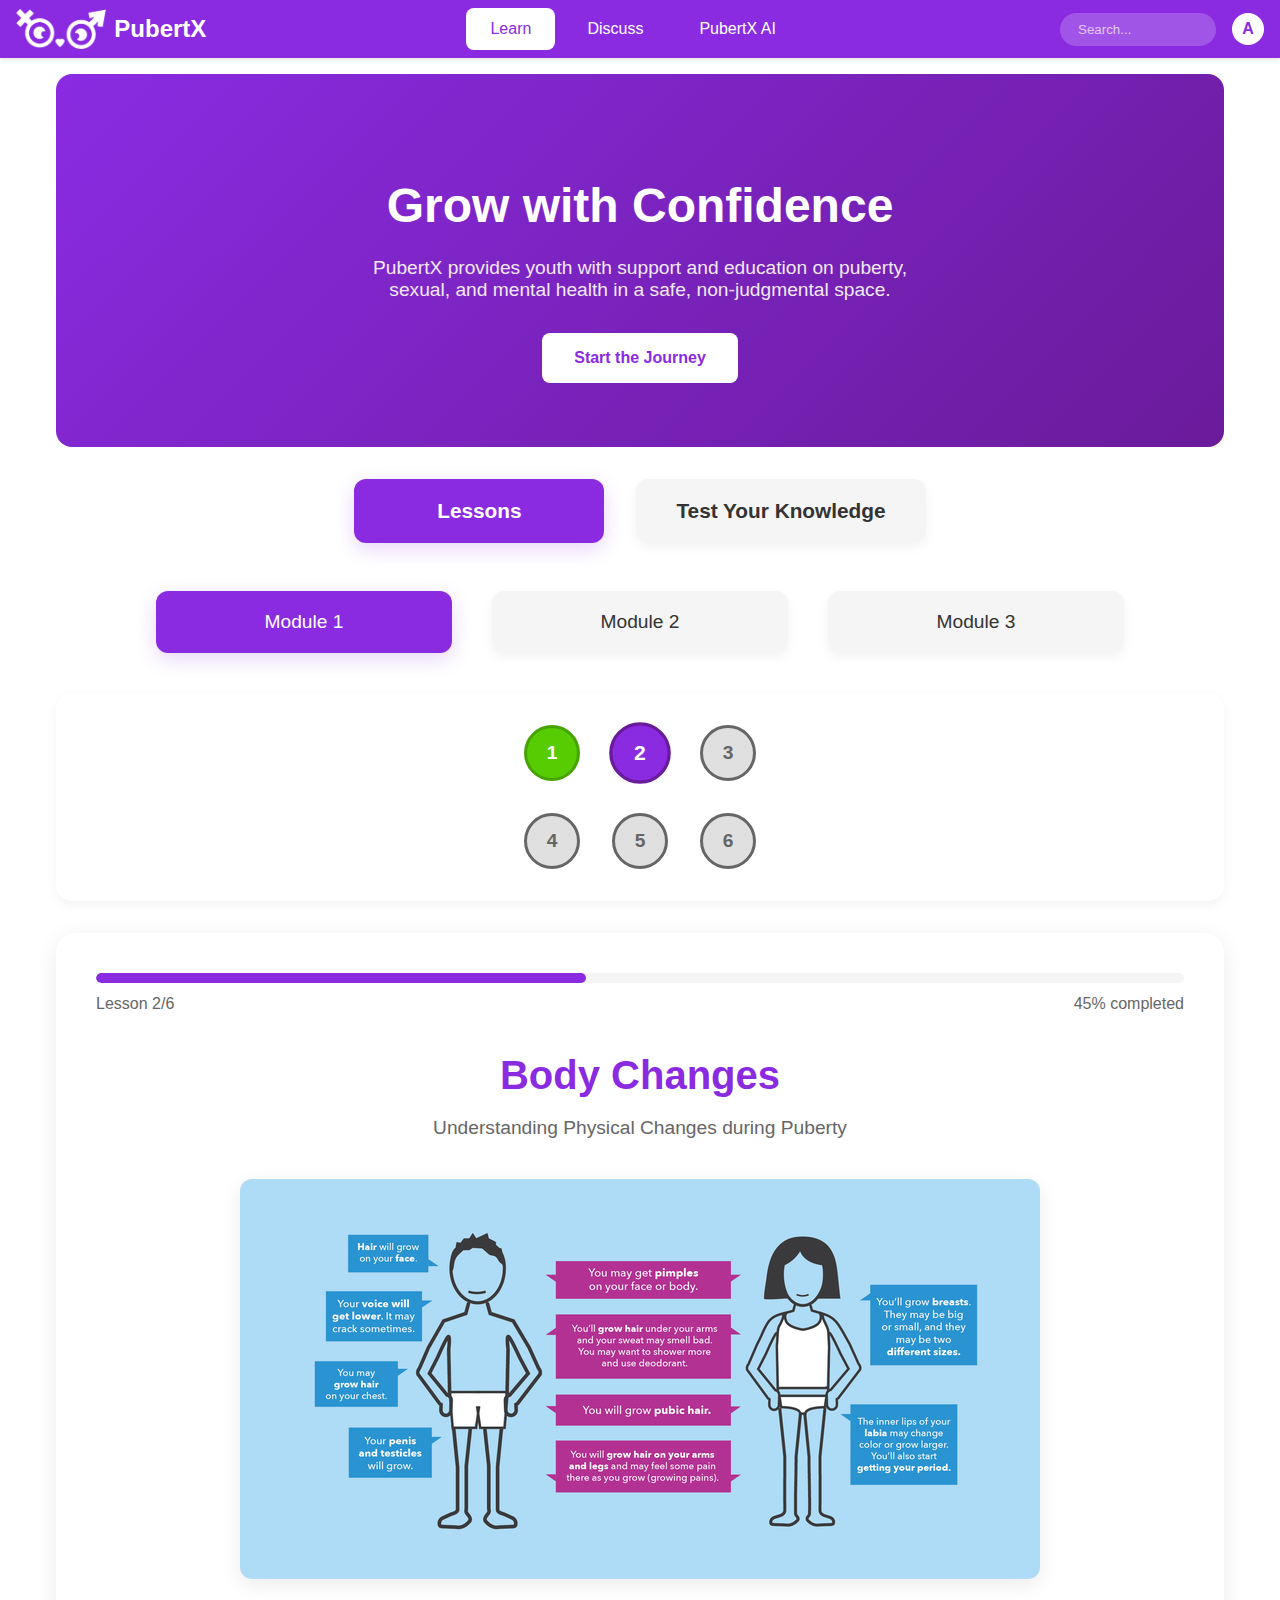
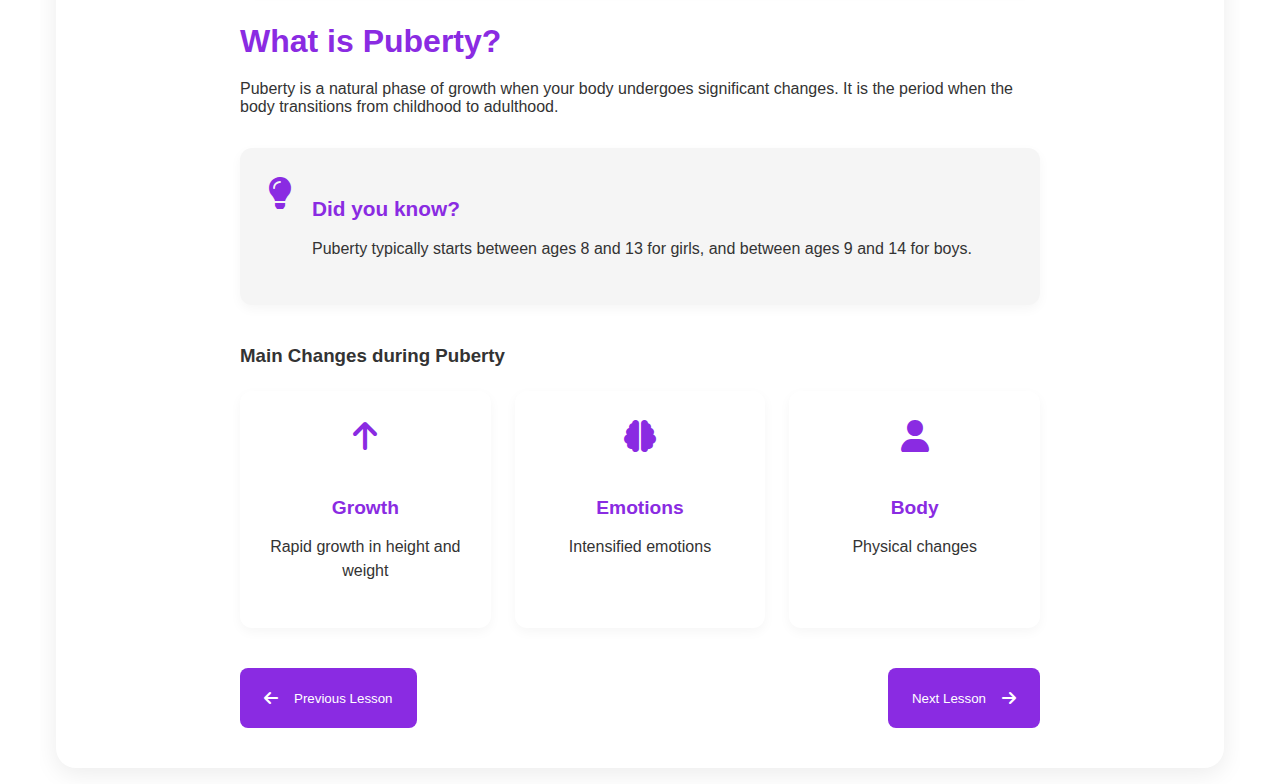
<file: index.html>
<!DOCTYPE html>
<html lang="en">
<head>
  <meta charset="UTF-8">
  <meta name="viewport" content="width=device-width, initial-scale=1.0">
  <title>PubertX - Education on Puberty and Mental Health</title>
  <link rel="stylesheet" href="style.css">
  <link rel="stylesheet" href="https://cdnjs.cloudflare.com/ajax/libs/font-awesome/6.0.0/css/all.min.css">
</head>
<body>
  <nav class="navbar">
    <div class="logo">
      <img src="logo.png" alt="PubertX Logo" />
      <h1>PubertX</h1>
    </div>
    
    <div class="nav-links">
      <a href="#learning" class="nav-link active">Learn</a>
      <a href="diskusija.html" class="nav-link">Discuss</a>
      <a href="chatbot.html" class="nav-link">PubertX AI</a>
    </div>
    
    <div class="user-actions">
      <div class="search-box">
        <input type="text" placeholder="Search..." />
      </div>
      <div class="user-icon">A</div>
    </div>
  </nav>
  
  <div class="main-content">
    <div class="hero">
      <h2>Grow with Confidence</h2>
      <p>PubertX provides youth with support and education on puberty, sexual, and mental health in a safe, non-judgmental space.</p>
      <a href="#learning" class="button">Start the Journey</a>
    </div>
    
    <div class="content-switcher">
      <button class="switch-btn active" data-content="modules">Lessons</button>
      <button class="switch-btn" data-content="quiz">Test Your Knowledge</button>
    </div>

    <div id="modules-content" class="content-section active">
      <div class="tabs">
        <div class="tab active" data-tab="learning">Module 1</div>
        <div class="tab" data-tab="discussion">Module 2</div>
        <div class="tab" data-tab="chatbot">Module 3</div>
      </div>
      
      <div id="learning" class="tab-content active">
        <div class="learning-path" id="lessons-section">
          <div class="path-level">
            <div class="lesson completed">
              1
              <div class="lesson-tooltip">Introduction to Puberty</div>
            </div>
            <div class="lesson current">
              2
              <div class="lesson-tooltip">Body Changes</div>
            </div>
            <div class="lesson locked">
              3
              <div class="lesson-tooltip">Emotional Changes</div>
            </div>
          </div>
          
          <div class="path-level">
            <div class="lesson locked">
              4
              <div class="lesson-tooltip">Healthy Relationships</div>
            </div>
            <div class="lesson locked">
              5
              <div class="lesson-tooltip">Consent and Boundaries</div>
            </div>
            <div class="lesson locked">
              6
              <div class="lesson-tooltip">Mental Health</div>
            </div>
          </div>
        </div>
        
        <div class="lesson-container">
          <div class="lesson-progress">
              <div class="progress-bar">
                  <div class="progress-fill" style="width: 45%"></div>
              </div>
              <div class="progress-stats">
                  <span>Lesson 2/6</span>
                  <span>45% completed</span>
              </div>
          </div>

          <div class="lesson-content">
              <div class="lesson-header">
                  <h1>Body Changes</h1>
                  <p class="lesson-subtitle">Understanding Physical Changes during Puberty</p>
              </div>

              <div class="lesson-illustration">
                  <img src="lekcija.png" alt="Illustration of Puberty Changes">
              </div>

              <div class="lesson-text">
                  <h2>What is Puberty?</h2>
                  <p>Puberty is a natural phase of growth when your body undergoes significant changes. It is the period when the body transitions from childhood to adulthood.</p>
                  
                  <div class="info-box">
                      <div class="info-icon">
                          <i class="fas fa-lightbulb"></i>
                      </div>
                      <div class="info-content">
                          <h3>Did you know?</h3>
                          <p>Puberty typically starts between ages 8 and 13 for girls, and between ages 9 and 14 for boys.</p>
                      </div>
                  </div>

                  <div class="interactive-section">
                      <h3>Main Changes during Puberty</h3>
                      <div class="changes-grid">
                          <div class="change-card">
                              <i class="fas fa-arrow-up"></i>
                              <h4>Growth</h4>
                              <p>Rapid growth in height and weight</p>
                          </div>
                          <div class="change-card">
                              <i class="fas fa-brain"></i>
                              <h4>Emotions</h4>
                              <p>Intensified emotions</p>
                          </div>
                          <div class="change-card">
                              <i class="fas fa-user"></i>
                              <h4>Body</h4>
                              <p>Physical changes</p>
                          </div>
                      </div>
                  </div>

                  <div class="lesson-navigation">
                      <button class="nav-button prev">
                          <i class="fas fa-arrow-left"></i>
                          Previous Lesson
                      </button>
                      <button class="nav-button next">
                          Next Lesson
                          <i class="fas fa-arrow-right"></i>
                      </button>
                  </div>
              </div>
          </div>
        </div>
      </div>

      <div id="discussion" class="tab-content">
        <div class="coming-soon">
          <div class="coming-soon-icon">
            <i class="fas fa-rocket"></i>
          </div>
          <h2>Coming Soon!</h2>
          <p>We're working on something amazing! Stay tuned for interactive discussions and AI-powered learning experiences. 🚀</p>
          <div class="coming-soon-features">
            <div class="feature">
              <i class="fas fa-comments"></i>
              <span>Interactive Discussions</span>
            </div>
            <div class="feature">
              <i class="fas fa-robot"></i>
              <span>AI Assistant</span>
            </div>
            <div class="feature">
              <i class="fas fa-brain"></i>
              <span>Smart Learning</span>
            </div>
          </div>
        </div>
      </div>

      <div id="chatbot" class="tab-content">
        <div class="coming-soon">
          <div class="coming-soon-icon">
            <i class="fas fa-rocket"></i>
          </div>
          <h2>Coming Soon!</h2>
          <p>We're working on something amazing! Stay tuned for interactive discussions and AI-powered learning experiences. 🚀</p>
          <div class="coming-soon-features">
            <div class="feature">
              <i class="fas fa-comments"></i>
              <span>Interactive Discussions</span>
            </div>
            <div class="feature">
              <i class="fas fa-robot"></i>
              <span>AI Assistant</span>
            </div>
            <div class="feature">
              <i class="fas fa-brain"></i>
              <span>Smart Learning</span>
            </div>
          </div>
        </div>
      </div>
    </div>

    <div id="quiz-content" class="content-section">
      <div class="quiz-container">
        <div class="quiz-map">
          <div class="quiz-module">
            <h3>Module 1: Understanding Puberty</h3>
            <div class="quiz-levels">
              <div class="quiz-level completed">
                <div class="level-icon">
                  <i class="fas fa-check-circle"></i>
                </div>
                <div class="level-info">
                  <h4>Level 1</h4>
                  <p>Basic Concepts</p>
                  <span>5 questions</span>
                </div>
              </div>
              <div class="quiz-level current">
                <div class="level-icon">
                  <i class="fas fa-star"></i>
                </div>
                <div class="level-info">
                  <h4>Level 2</h4>
                  <p>Body Changes</p>
                  <span>8 questions</span>
                </div>
                <button class="play-button">
                  <i class="fas fa-play"></i>
                  Play
                </button>
              </div>
              <div class="quiz-level locked">
                <div class="level-icon">
                  <i class="fas fa-lock"></i>
                </div>
                <div class="level-info">
                  <h4>Level 3</h4>
                  <p>Emotional Changes</p>
                  <span>10 questions</span>
                </div>
              </div>
            </div>
          </div>

          <div class="quiz-module">
            <h3>Module 2: Relationships & Health</h3>
            <div class="quiz-levels">
              <div class="quiz-level locked">
                <div class="level-icon">
                  <i class="fas fa-lock"></i>
                </div>
                <div class="level-info">
                  <h4>Level 1</h4>
                  <p>Healthy Relationships</p>
                  <span>7 questions</span>
                </div>
              </div>
              <div class="quiz-level locked">
                <div class="level-icon">
                  <i class="fas fa-lock"></i>
                </div>
                <div class="level-info">
                  <h4>Level 2</h4>
                  <p>Consent & Boundaries</p>
                  <span>9 questions</span>
                </div>
              </div>
            </div>
          </div>

          <div class="quiz-module">
            <h3>Module 3: Mental Health</h3>
            <div class="quiz-levels">
              <div class="quiz-level locked">
                <div class="level-icon">
                  <i class="fas fa-lock"></i>
                </div>
                <div class="level-info">
                  <h4>Level 1</h4>
                  <p>Understanding Emotions</p>
                  <span>6 questions</span>
                </div>
              </div>
              <div class="quiz-level locked">
                <div class="level-icon">
                  <i class="fas fa-lock"></i>
                </div>
                <div class="level-info">
                  <h4>Level 2</h4>
                  <p>Self-Care & Support</p>
                  <span>8 questions</span>
                </div>
              </div>
            </div>
          </div>
        </div>
      </div>
    </div>
  </div>

  <div id="comingSoonModal" class="modal">
    <div class="modal-content">
      <div class="coming-soon-icon">
        <i class="fas fa-rocket"></i>
      </div>
      <h2>Coming Soon!</h2>
      <p>This feature will be available soon. Stay tuned for more information! 🚀</p>
      <button class="modal-close">Close</button>
    </div>
  </div>

  <script>
    document.addEventListener('DOMContentLoaded', () => {
      const modal = document.getElementById('comingSoonModal');
      const modalClose = document.querySelector('.modal-close');
      const chatInput = document.getElementById('chat-input');
      const emojiTrigger = document.getElementById('emoji-trigger');

      function showModal(event) {
        event.preventDefault();
        modal.style.display = 'flex';
      }

      function hideModal() {
        modal.style.display = 'none';
      }

      chatInput.addEventListener('click', showModal);
      emojiTrigger.addEventListener('click', showModal);
      modalClose.addEventListener('click', hideModal);

      window.addEventListener('click', (event) => {
        if (event.target === modal) {
          hideModal();
        }
      });
    });
  </script>
  
  <script src="script.js"></script>
</body>
</html>
</file>
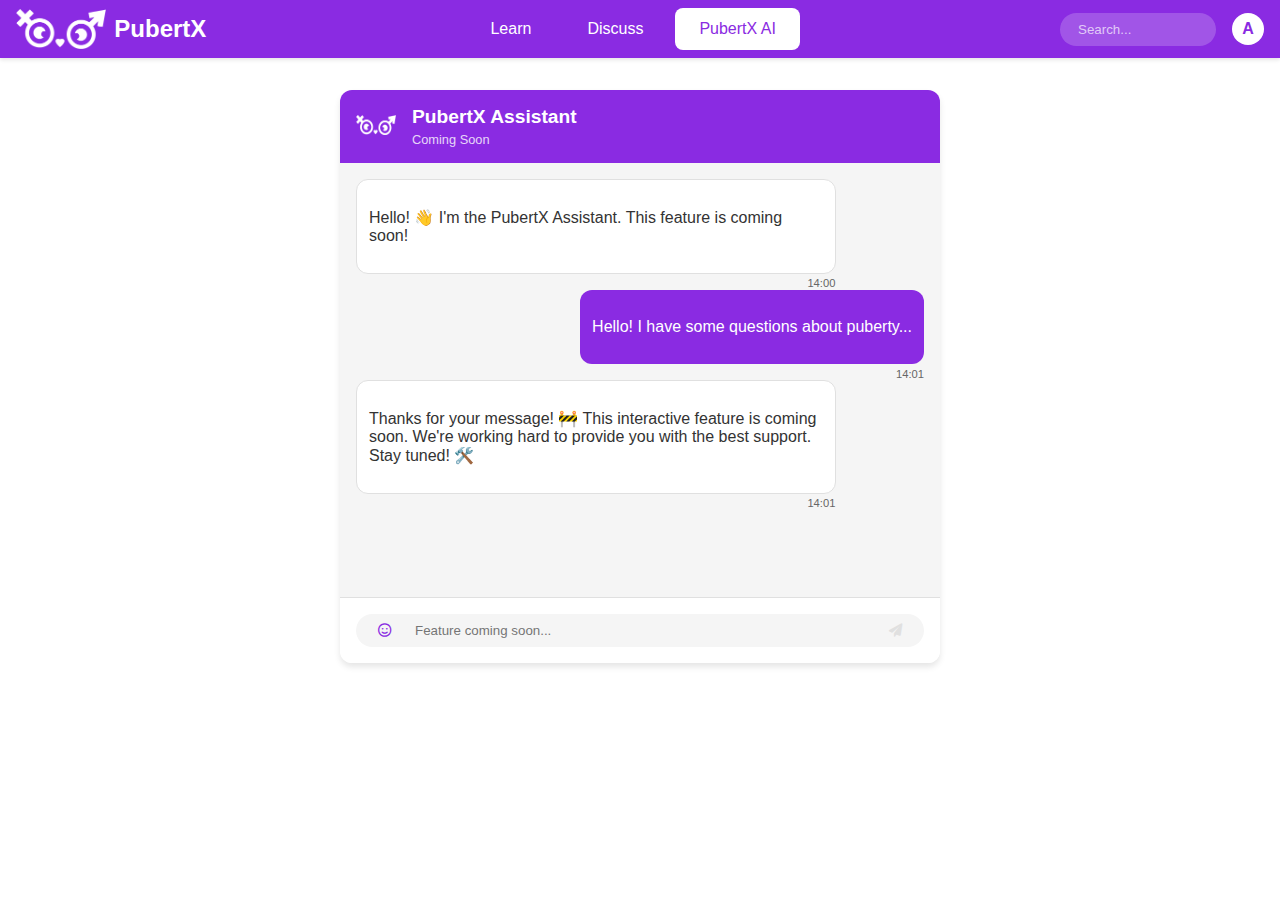
<file: chatbot.html>
<!DOCTYPE html>
<html lang="en">
<head>
  <meta charset="UTF-8">
  <meta name="viewport" content="width=device-width, initial-scale=1.0">
  <title>Chatbot - PubertX</title>
  <link rel="stylesheet" href="style.css">
  <link rel="stylesheet" href="chatbot.css">
  <link rel="stylesheet" href="https://cdnjs.cloudflare.com/ajax/libs/font-awesome/6.0.0/css/all.min.css">
</head>
<body>
  <nav class="navbar">
    <div class="logo">
      <img src="logo.png" alt="PubertX Logo" />
      <h1>PubertX</h1>
    </div>
    <div class="nav-links">
      <a href="index.html" class="nav-link">Learn</a>
      <a href="diskusija.html" class="nav-link">Discuss</a>
      <a href="chatbot.html" class="nav-link active">PubertX AI</a>
    </div>
    <div class="user-actions">
      <div class="search-box">
        <input type="text" placeholder="Search..." />
      </div>
      <div class="user-icon">A</div>
    </div>
  </nav>

  <div class="chatbot-wrapper">
    <div class="chatbot-header">
      <div class="chatbot-avatar">
        <img src="logo.png" alt="PubertX Bot" style="width: 40px; height: 20px;" onerror="this.src='https://via.placeholder.com/50'">
      </div>
      <div class="chatbot-info">
        <h2>PubertX Assistant</h2>
        <p class="status online">Coming Soon</p>
      </div>
    </div>

    <div class="chat-container">
      <div class="chat-messages">
        <div class="message bot">
          <div class="message-content">
            <p>Hello! 👋 I'm the PubertX Assistant. This feature is coming soon!</p>
            <span class="message-time">14:00</span>
          </div>
        </div>
        <div class="message user">
          <div class="message-content">
            <p>Hello! I have some questions about puberty...</p>
            <span class="message-time">14:01</span>
          </div>
        </div>
        <div class="message bot">
          <div class="message-content">
            <p>Thanks for your message! 🚧 This interactive feature is coming soon. We're working hard to provide you with the best support. Stay tuned! 🛠️</p>
            <span class="message-time">14:01</span>
          </div>
        </div>
      </div>

      <div class="chat-input-container">
        <div class="input-wrapper">
          <button class="emoji-button" id="emoji-trigger">
            <i class="far fa-smile"></i>
          </button>
          <input type="text" placeholder="Feature coming soon..." id="chat-input">
          <button class="send-button" disabled>
            <i class="fas fa-paper-plane"></i>
          </button>
        </div>
      </div>
    </div>
  </div>

  <div id="comingSoonModal" class="modal">
    <div class="modal-content">
      <div class="coming-soon-icon">
        <i class="fas fa-rocket"></i>
      </div>
      <h2>Coming Soon!</h2>
      <p>This feature will be available soon. Stay tuned for more information! 🚀</p>
      <button class="modal-close">Close</button>
    </div>
  </div>

  <script>

    document.addEventListener('DOMContentLoaded', () => {
      const modal = document.getElementById('comingSoonModal');
      const modalClose = document.querySelector('.modal-close');
      const chatInput = document.getElementById('chat-input');
      const emojiTrigger = document.getElementById('emoji-trigger');

      function showModal(event) {
        event.preventDefault();
        modal.style.display = 'flex';
      }

      function hideModal() {
        modal.style.display = 'none';
      }

      chatInput.addEventListener('click', showModal);
      emojiTrigger.addEventListener('click', showModal);
      modalClose.addEventListener('click', hideModal);

      window.addEventListener('click', (event) => {
        if (event.target === modal) {
          hideModal();
        }
      });
    });
  </script>
</body>
</html>
</file>
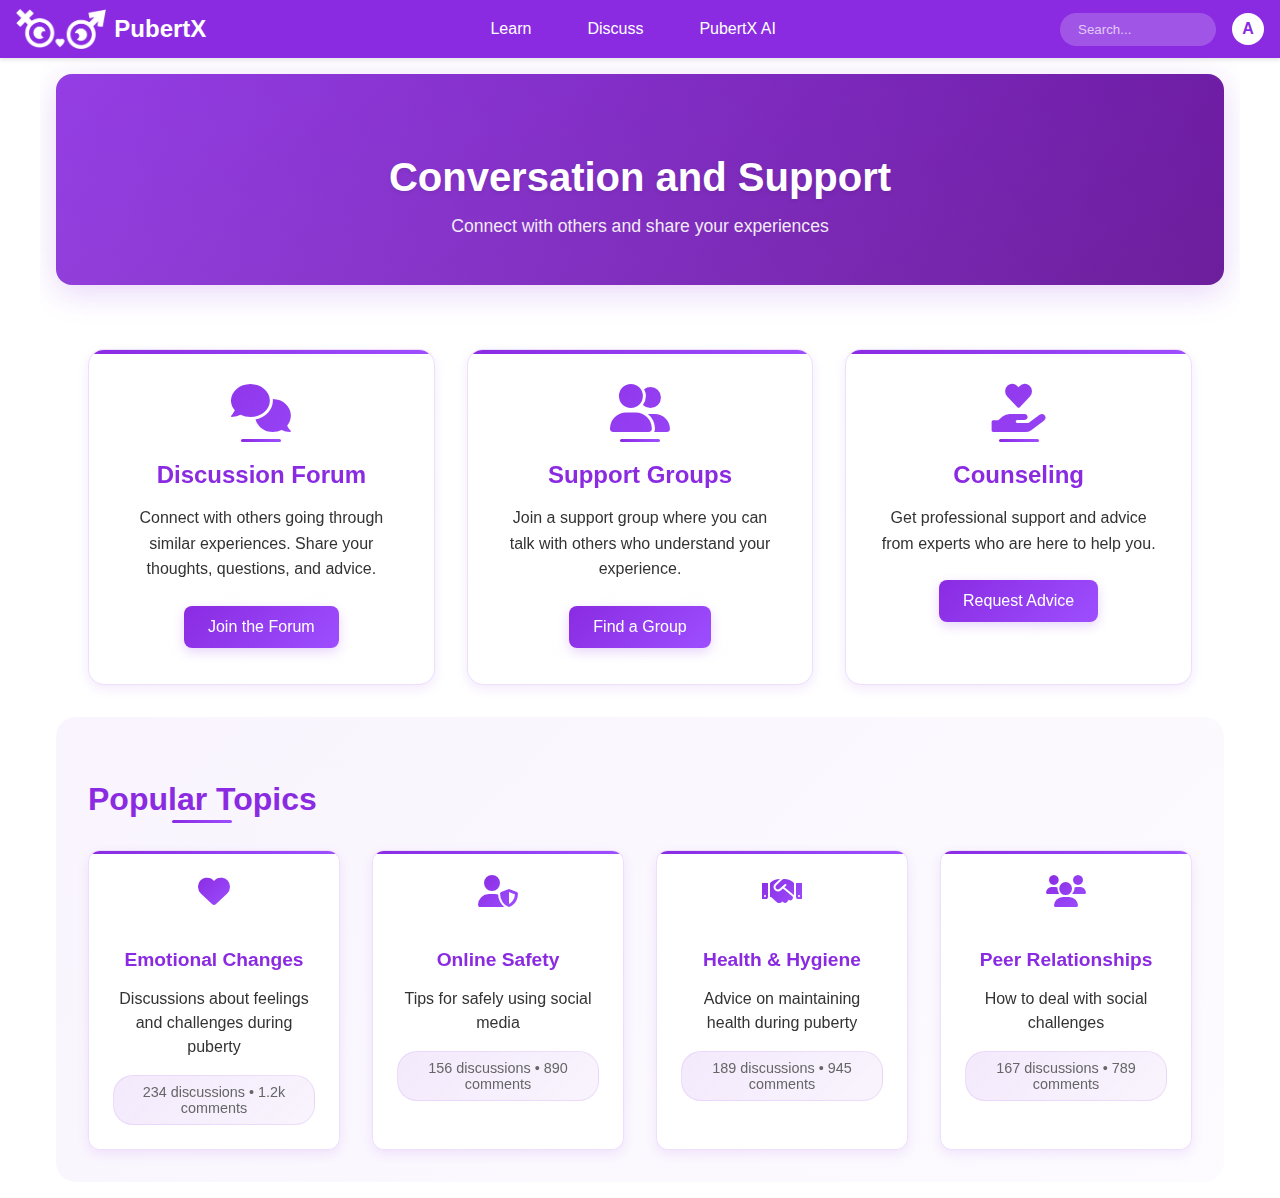
<file: diskusija.html>
<!DOCTYPE html>
<html lang="en">
<head>
    <meta charset="UTF-8">
    <meta name="viewport" content="width=device-width, initial-scale=1.0">
    <title>Discussions - PubertX</title>
    <link rel="stylesheet" href="style.css">
    <link rel="stylesheet" href="https://cdnjs.cloudflare.com/ajax/libs/font-awesome/6.0.0/css/all.min.css">
</head>
<body>
    <nav class="navbar">
        <div class="logo">
            <img src="logo.png" alt="PubertX Logo" />
            <h1>PubertX</h1>
        </div>
        
        <div class="nav-links">
            <a href="index.html" class="nav-link" onclick="handleNavigation(event)">Learn</a>
            <a href="discussion.html" class="nav-link active">Discuss</a>
            <a href="chatbot.html" class="nav-link">PubertX AI</a>
        </div>
        
        <div class="user-actions">
            <div class="search-box">
                <input type="text" placeholder="Search..." />
            </div>
            <div class="user-icon">A</div>
        </div>
    </nav>

    <div class="main-content">
        <div class="discussion-header">
            <h2>Conversation and Support</h2>
            <p>Connect with others and share your experiences</p>
        </div>

        <div class="discussion-container">
            <div class="discussion-card">
                <div class="discussion-icon">
                    <i class="fas fa-comments"></i>
                </div>
                <h3 class="discussion-title">Discussion Forum</h3>
                <p class="discussion-text">Connect with others going through similar experiences. Share your thoughts, questions, and advice.</p>
                <a href="#" class="discussion-button">Join the Forum</a>
            </div>

            <div class="discussion-card">
                <div class="discussion-icon">
                    <i class="fas fa-user-friends"></i>
                </div>
                <h3 class="discussion-title">Support Groups</h3>
                <p class="discussion-text">Join a support group where you can talk with others who understand your experience.</p>
                <a href="#" class="discussion-button">Find a Group</a>
            </div>

            <div class="discussion-card">
                <div class="discussion-icon">
                    <i class="fas fa-hand-holding-heart"></i>
                </div>
                <h3 class="discussion-title">Counseling</h3>
                <p class="discussion-text">Get professional support and advice from experts who are here to help you.</p>
                <a href="#" class="discussion-button">Request Advice</a>
            </div>
        </div>

        <div class="discussion-topics">
            <h3>Popular Topics</h3>
            <div class="topics-grid">
                <div class="topic-card">
                    <i class="fas fa-heart"></i>
                    <h4>Emotional Changes</h4>
                    <p>Discussions about feelings and challenges during puberty</p>
                    <span class="topic-stats">234 discussions • 1.2k comments</span>
                </div>

                <div class="topic-card">
                    <i class="fas fa-user-shield"></i>
                    <h4>Online Safety</h4>
                    <p>Tips for safely using social media</p>
                    <span class="topic-stats">156 discussions • 890 comments</span>
                </div>

                <div class="topic-card">
                    <i class="fas fa-handshake"></i>
                    <h4>Health & Hygiene</h4>
                    <p>Advice on maintaining health during puberty</p>
                    <span class="topic-stats">189 discussions • 945 comments</span>
                </div>

                <div class="topic-card">
                    <i class="fas fa-users"></i>
                    <h4>Peer Relationships</h4>
                    <p>How to deal with social challenges</p>
                    <span class="topic-stats">167 discussions • 789 comments</span>
                </div>
            </div>
        </div>
    </div>

    <div id="comingSoonModal" class="modal">
        <div class="modal-content">
            <div class="coming-soon-icon">
                <i class="fas fa-rocket"></i>
            </div>
            <h2>Coming Soon!</h2>
            <p>This feature will be available soon. Stay tuned for more information! 🚀</p>
            <button class="modal-close">Close</button>
        </div>
    </div>

    <script>
        function handleNavigation(event) {
            event.preventDefault();
            window.location.href = 'index.html';
        }

        const modal = document.getElementById('comingSoonModal');
        const discussionButtons = document.querySelectorAll('.discussion-button');
        const topicCards = document.querySelectorAll('.topic-card');
        const closeBtn = document.querySelector('.modal-close');

        discussionButtons.forEach(button => {
            button.addEventListener('click', (e) => {
                e.preventDefault();
                modal.style.display = 'flex';
            });
        });

        topicCards.forEach(card => {
            card.addEventListener('click', () => {
                modal.style.display = 'flex';
            });
        });

        closeBtn.addEventListener('click', () => {
            modal.style.display = 'none';
        });

        window.addEventListener('click', (e) => {
            if (e.target === modal) {
                modal.style.display = 'none';
            }
        });
    </script>
    <script src="script.js"></script>
</body>
</html>
</file>
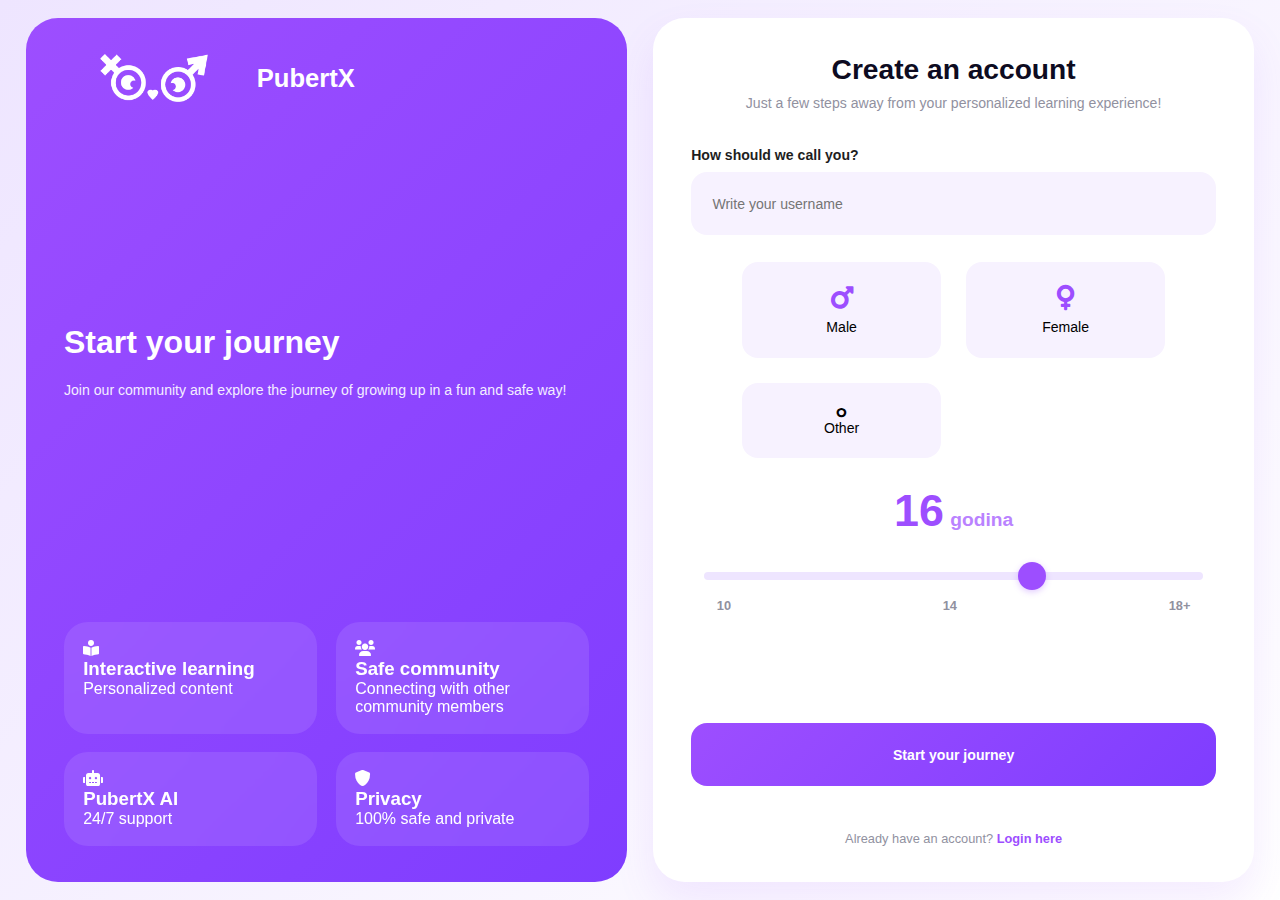
<file: signup.html>
<!DOCTYPE html>
<html lang="bs">
<head>
    <meta charset="UTF-8">
    <meta name="viewport" content="width=device-width, initial-scale=1.0">
    <title>PubertX - Registracija</title>
    <link rel="stylesheet" href="https://cdnjs.cloudflare.com/ajax/libs/font-awesome/6.0.0/css/all.min.css">
    <style>
        :root {
    --primary: #9D4EFF;
    --primary-dark: #7F3DFF;
    --primary-light: #EEE5FF;
    --primary-lighter: #F7F2FF;
    --secondary: #0D0B21;
    --text-dark: #1E1E1E;
    --text-light: #91919F;
    --white: #FFFFFF;
}

* {
    margin: 0;
    padding: 0;
    box-sizing: border-box;
    font-family: 'SF Pro Display', -apple-system, BlinkMacSystemFont, 'Segoe UI', Roboto, sans-serif;
}

html, body {
    height: 100vh;
    width: 100vw;
    overflow: hidden;
}

body {
    background: linear-gradient(135deg, var(--primary-light) 0%, #FFFFFF 100%);
    display: flex;
    padding: 2vh 2vw;
    gap: 2vw;
}

.left-panel {
    flex: 1;
    height: 96vh;
    background: linear-gradient(135deg, var(--primary) 0%, var(--primary-dark) 100%);
    border-radius: 32px;
    color: var(--white);
    position: relative;
    overflow: hidden;
    padding: 4vh 3vw;
}

.left-content {
    height: 100%;
    display: flex;
    flex-direction: column;
    justify-content: space-between;
    position: relative;
    z-index: 2;
}

.brand {
    display: flex;
    align-items: center;
    gap: 1vw;
}

.brand img {
    width: 180px;
    height: 48px;
    object-fit: contain;
}

.brand h1 {
    font-size: 2vw;
    font-weight: 800;
}

.hero-text {
    margin: 4vh 0;
}

.hero-text h2 {
    font-size: 2.5vw;
    font-weight: 800;
    line-height: 1.2;
    margin-bottom: 2vh;
}

.hero-text p {
    font-size: 1.1vw;
    line-height: 1.6;
    opacity: 0.9;
}

.features {
    display: grid;
    grid-template-columns: repeat(2, 1fr);
    gap: 2vh 1.5vw;
}

.feature-card {
    background: rgba(255,255,255,0.1);
    border-radius: 24px;
    padding: 2vh 1.5vw;
    backdrop-filter: blur(10px);
    transition: all 0.3s ease;
}

.signup-container {
    flex: 1;
    height: 96vh;
    background: var(--white);
    border-radius: 32px;
    padding: 4vh 3vw;
    box-shadow: 0 20px 40px rgba(157, 78, 255, 0.1);
    display: flex;
    flex-direction: column;
}

.welcome-text {
    text-align: center;
    margin-bottom: 4vh;
}

.welcome-text h2 {
    font-size: 2.2vw;
    color: var(--secondary);
    margin-bottom: 1vh;
    font-weight: 800;
}

.welcome-text p {
    color: var(--text-light);
    font-size: 1.1vw;
}

form {
    flex: 1;
    display: flex;
    flex-direction: column;
    gap: 3vh;
}

.input-group label {
    display: block;
    font-size: 1.1vw;
    color: var(--text-dark);
    margin-bottom: 1vh;
    font-weight: 600;
}

.input-field {
    width: 100%;
    height: 7vh;
    background: var(--primary-lighter);
    border: 2px solid transparent;
    border-radius: 16px;
    padding: 0 1.5vw;
    font-size: 1.1vw;
    color: var(--text-dark);
    transition: all 0.3s ease;
}

.input-field:focus {
    border-color: var(--primary);
    background: var(--white);
    outline: none;
    box-shadow: 0 0 0 4px var(--primary-light);
}

.gender-options {
    display: grid;
    grid-template-columns: repeat(2, 1fr);
    gap: 2vw;
    padding: 0 4vw;
}

.gender-option input {
    display: none;
}

.gender-option label {
    display: flex;
    flex-direction: column;
    align-items: center;
    padding: 2.5vh 1vw;
    background: var(--primary-lighter);
    border-radius: 16px;
    cursor: pointer;
    transition: all 0.3s ease;
    font-size: 1.1vw;
}

.gender-option input:checked + label {
    background: var(--primary-light);
    border: 2px solid var(--primary);
    transform: translateY(-2px);
}

.gender-icon {
    font-size: 2vw;
    margin-bottom: 1vh;
    color: var(--primary);
}

.age-slider {
    padding: 0 1vw;
}

.age-display {
    text-align: center;
    font-size: 3.5vw;
    font-weight: 800;
    color: var(--primary);
    margin-bottom: 2vh;
    transition: transform 0.3s ease;
}

.age-display::after {
    content: attr(data-age);
    font-size: 1.5vw;
    margin-left: 0.5vw;
    opacity: 0.7;
}

input[type="range"] {
    width: 100%;
    height: 8px;
    background: var(--primary-light);
    border-radius: 4px;
    outline: none;
    -webkit-appearance: none;
    margin: 2vh 0;
}

input[type="range"]::-webkit-slider-thumb {
    -webkit-appearance: none;
    width: 28px;
    height: 28px;
    background: var(--primary);
    border-radius: 50%;
    cursor: pointer;
    box-shadow: 0 2px 6px rgba(157, 78, 255, 0.3);
    transition: all 0.3s ease;
}

input[type="range"]::-webkit-slider-thumb:hover {
    transform: scale(1.2);
}

.age-marks {
    display: flex;
    justify-content: space-between;
    padding: 0 1vw;
}

.age-mark {
    font-size: 1vw;
    color: var(--text-light);
    font-weight: 600;
}

.submit-btn {
    width: 100%;
    height: 7vh;
    background: linear-gradient(135deg, var(--primary) 0%, var(--primary-dark) 100%);
    color: var(--white);
    border: none;
    border-radius: 16px;
    font-size: 1.1vw;
    font-weight: 700;
    cursor: pointer;
    transition: all 0.3s ease;
    margin-top: auto;
}

.submit-btn:hover {
    transform: translateY(-2px);
    box-shadow: 0 8px 16px rgba(157, 78, 255, 0.2);
}

.login-link {
    text-align: center;
    font-size: 1vw;
    color: var(--text-light);
    margin-top: 2vh;
}

.login-link a {
    color: var(--primary);
    text-decoration: none;
    font-weight: 700;
    transition: all 0.3s ease;
}

.login-link a:hover {
    color: var(--primary-dark);
    text-decoration: underline;
}

@media (max-width: 1200px) {
    body {
        flex-direction: column;
    }

    .left-panel {
        display: none;
    }

    .signup-container {
        width: 100%;
    }

    .welcome-text h2 {
        font-size: 24px;
    }

    .welcome-text p,
    .input-field,
    .gender-option label,
    .submit-btn {
        font-size: 16px;
    }

    .gender-options {
        padding: 0 2vw;
    }
}

@keyframes fadeIn {
    from {
        opacity: 0;
        transform: translateY(10px);
    }
    to {
        opacity: 1;
        transform: translateY(0);
    }
}

.feature-card {
    animation: fadeIn 0.6s ease forwards;
}

.feature-card:nth-child(2) {
    animation-delay: 0.2s;
}

.feature-card:nth-child(3) {
    animation-delay: 0.3s;
}

.feature-card:nth-child(4) {
    animation-delay: 0.4s;
}
    </style>
</head>
<body>
    <div class="left-panel">
        <div class="left-content">
            <div class="brand">
                <img src="logo.png" alt="PubertX Logo">
                <h1>PubertX</h1>
            </div>

            <div class="hero-text">
                <h2>Start your journey</h2>
                <p>Join our community and explore the journey of growing up in a fun and safe way!</p>
            </div>

            <div class="features">
                <div class="feature-card">
                    <i class="fas fa-book-reader"></i>
                    <h3>Interactive learning</h3>
                    <p>Personalized content</p>
                </div>
                <div class="feature-card">
                    <i class="fas fa-users"></i>
                    <h3>Safe community</h3>
                    <p>Connecting with other community members</p>
                </div>
                <div class="feature-card">
                    <i class="fas fa-robot"></i>
                    <h3>PubertX AI</h3>
                    <p>24/7 support</p>
                </div>
                <div class="feature-card">
                    <i class="fas fa-shield-alt"></i>
                    <h3>Privacy</h3>
                    <p>100% safe and private</p>
                </div>
            </div>
        </div>
    </div>

    <div class="signup-container">
        <div class="welcome-text">
            <h2>Create an account</h2>
            <p>Just a few steps away from your personalized learning experience!</p>
        </div>

        <form id="signupForm">
            <div class="input-group">
                <label for="username">How should we call you?</label>
                <input type="text" id="username" class="input-field" placeholder="Write your username">
            </div>

            <div class="gender-options">
                <div class="gender-option">
                    <input type="radio" id="male" name="gender" value="male">
                    <label for="male">
                        <i class="fas fa-mars gender-icon"></i>
                        Male
                    </label>
                </div>
                <div class="gender-option">
                    <input type="radio" id="female" name="gender" value="female">
                    <label for="female">
                        <i class="fas fa-venus gender-icon"></i>
                        Female
                    </label>
                </div>
                <div class="gender-option">
                    <input type="radio" id="other" name="gender" value="other">
                    <label for="other">
                        <i class="fas fa-genderless"></i>
                        Other
                    </label>
                </div>
            </div>

            <div class="age-slider">
                <div class="age-display" data-age="godina">16</div>
                <input type="range" min="10" max="19" value="16" class="age-input">
                <div class="age-marks">
                    <span class="age-mark">10</span>
                    <span class="age-mark">14</span>
                    <span class="age-mark">18+</span>
                </div>
            </div>

            <button type="submit" class="submit-btn">
                Start your journey
            </button>

            <p class="login-link">
                Already have an account? <a href="login.html">Login here</a>
            </p>
        </form>
    </div>

    <script>
        const ageInput = document.querySelector('.age-input');
        const ageDisplay = document.querySelector('.age-display');

        ageInput.addEventListener('input', function() {
            let value = this.value;
            if (value >= 18) {
                value = "18+";
            }
            ageDisplay.textContent = value;
            ageDisplay.style.transform = 'scale(1.1)';
            setTimeout(() => {
                ageDisplay.style.transform = 'scale(1)';
            }, 200);
        });
    </script>
</body>
</html>
</file>
<file: style.css>
:root {
    --primary: #8A2BE2;
    --primary-light: #9D4EFF;
    --primary-dark: #6A1B9A;
    --white: #FFFFFF;
    --light-gray: #F5F5F5;
    --gray: #E0E0E0;
    --text: #333333;
    --green: #58CC02;
    --green-dark: #46A302;
    --orange: #FF9600;
    --blue: #1CB0F6;
    --border-color: #E0E0E0;
    --text-light: #666666;
    --primary-rgb: 138, 43, 226;
  }

html, body {
  overflow-x: hidden;
  width: 100%;
  margin: 0;
  padding: 0;
    box-sizing: border-box;
}

html {
  scroll-behavior: smooth;
}
  
  body {
    font-family: 'Segoe UI', Tahoma, Geneva, Verdana, sans-serif;
    margin: 0;
    padding: 0;
    color: var(--text);
    background-color: var(--white);
  width: 100%;
  min-height: 100vh;
    box-sizing: border-box;
}

.container {
  width: 100%;
    max-width: 1200px;
    margin: 0 auto;
    padding: 0 1rem;
  overflow-x: hidden;
    box-sizing: border-box;
}

.main-content {
  width: 100%;
    max-width: 1200px;
    margin: 0 auto;
  padding: 1rem;
  overflow-x: hidden;
    box-sizing: border-box;
}

.navbar {
  width: 100%;
  max-width: 100%;
  margin: 0;
    padding: 0.5rem 1rem;
    background-color: var(--primary);
    color: var(--white);
    display: flex;
    justify-content: space-between;
    align-items: center;
    box-shadow: 0 2px 4px rgba(0,0,0,0.1);
    position: sticky;
    top: 0;
    z-index: 100;
  overflow-x: hidden;
    box-sizing: border-box;
  }
  
  .logo {
    display: flex;
    align-items: center;
  }
  
  .logo img {
    height: 40px;
    margin-right: 8px;
  }
  
  .logo h1 {
    font-size: 1.5rem;
    margin: 0;
    font-weight: 600;
  }
  
  .nav-links {
  width: 100%;
    display: flex;
  justify-content: center;
  flex-wrap: wrap;
  gap: 0.5rem;
  overflow-x: hidden;
  }
  
  .nav-link {
    text-decoration: none;
    color: var(--white);
    font-weight: 500;
    padding: 0.75rem 1.5rem;
    border-radius: 8px;
  transition: all 0.3s ease;
  position: relative;
  }
  
  .nav-link:hover {
    background-color: var(--primary-light);
  }
  
  .nav-link.active {
    background-color: var(--white);
    color: var(--primary);
  }

.nav-link.active:hover {
  background-color: var(--white);
  color: var(--primary);
}
  
  .user-actions {
    display: flex;
    align-items: center;
    gap: 1rem;
  }
  
  .search-box {
    background: rgba(255, 255, 255, 0.2);
    border-radius: 20px;
    padding: 0.5rem 1rem;
    display: flex;
    align-items: center;
  }
  
  .search-box input {
    background: transparent;
    border: none;
    color: var(--white);
    outline: none;
    width: 120px;
  }
  
  .search-box input::placeholder {
    color: rgba(255, 255, 255, 0.7);
  }
  
  .user-icon {
    width: 32px;
    height: 32px;
    background-color: var(--white);
    border-radius: 50%;
    display: flex;
    align-items: center;
    justify-content: center;
    color: var(--primary);
    font-weight: bold;
  }
  
@media (max-width: 768px) {
    .container,
    .main-content,
    .navbar {
        padding: 0.5rem;
    }
    
    .navbar {
        padding: 0.5rem;
    }
}

@media (max-width: 576px) {
    .container,
    .main-content,
    .navbar {
        padding: 0.25rem;
    }
}

.discussion-header {
    background: linear-gradient(135deg, var(--primary) 0%, var(--primary-dark) 100%);
    color: var(--white);
    text-align: center;
    padding: 3rem 2rem;
    margin-bottom: 2rem;
    border-radius: 16px;
    box-shadow: 0 8px 32px rgba(var(--primary-rgb), 0.2);
    position: relative;
    overflow: hidden;
}

.discussion-header::before {
    content: '';
    position: absolute;
    top: 0;
    left: 0;
    right: 0;
    bottom: 0;
    background: linear-gradient(45deg, rgba(255,255,255,0.1) 0%, rgba(255,255,255,0) 100%);
    pointer-events: none;
}

.discussion-header h2 {
    font-size: 2.5rem;
    margin-bottom: 1rem;
    font-weight: 700;
    text-shadow: 0 2px 4px rgba(0,0,0,0.1);
  }
  
.discussion-header p {
    font-size: 1.1rem;
    max-width: 600px;
    margin: 0 auto;
    opacity: 0.9;
}


.discussion-container {
    display: grid;
    grid-template-columns: repeat(auto-fit, minmax(300px, 1fr));
    gap: 2rem;
    padding: 2rem;
}

.discussion-card {
    background: linear-gradient(135deg, rgba(255, 255, 255, 0.95) 0%, rgba(255, 255, 255, 0.98) 100%);
    border-radius: 16px;
    padding: 2rem;
    text-align: center;
    box-shadow: 0 4px 12px rgba(var(--primary-rgb), 0.1);
  transition: all 0.3s ease;
    border: 1px solid rgba(var(--primary-rgb), 0.15);
    backdrop-filter: blur(10px);
  position: relative;
    overflow: hidden;
}

.discussion-card::before {
    content: '';
    position: absolute;
    top: 0;
    left: 0;
    right: 0;
    height: 4px;
    background: linear-gradient(90deg, var(--primary) 0%, var(--primary-light) 100%);
}

.discussion-card:hover {
    transform: translateY(-5px);
    box-shadow: 0 8px 24px rgba(var(--primary-rgb), 0.2);
    border-color: var(--primary-light);
}

.discussion-icon {
    font-size: 3rem;
    margin-bottom: 1.5rem;
    background: linear-gradient(135deg, var(--primary) 0%, var(--primary-light) 100%);
    -webkit-background-clip: text;
    -webkit-text-fill-color: transparent;
    position: relative;
  }
  
.discussion-icon::after {
    content: '';
    position: absolute;
    bottom: -5px;
    left: 50%;
    transform: translateX(-50%);
    width: 40px;
    height: 3px;
    background: linear-gradient(90deg, var(--primary) 0%, var(--primary-light) 100%);
    border-radius: 2px;
}

.discussion-title {
    color: var(--primary);
    font-size: 1.5rem;
    margin-bottom: 1rem;
    font-weight: 600;
    position: relative;
}

.discussion-text {
    color: var(--text);
    line-height: 1.6;
    margin-bottom: 1.5rem;
    position: relative;
}

.discussion-button {
    display: inline-block;
    padding: 0.75rem 1.5rem;
    background: linear-gradient(135deg, var(--primary) 0%, var(--primary-light) 100%);
  color: var(--white);
    text-decoration: none;
  border-radius: 8px;
    font-weight: 500;
    transition: all 0.3s ease;
    box-shadow: 0 4px 12px rgba(var(--primary-rgb), 0.2);
    position: relative;
    overflow: hidden;
}

.discussion-button::before {
    content: '';
    position: absolute;
    top: 0;
    left: -100%;
    width: 100%;
    height: 100%;
    background: linear-gradient(90deg, transparent, rgba(255,255,255,0.2), transparent);
    transition: 0.5s;
}

.discussion-button:hover {
  transform: translateY(-2px);
    box-shadow: 0 6px 16px rgba(var(--primary-rgb), 0.3);
}

.discussion-button:hover::before {
    left: 100%;
}

.discussion-topics {
    padding: 2rem;
    background: linear-gradient(135deg, rgba(var(--primary-rgb), 0.05) 0%, rgba(var(--primary-rgb), 0.02) 100%);
    border-radius: 20px;
}

.discussion-topics h3 {
    text-align: center;
    color: var(--primary);
  font-size: 2rem;
    margin-bottom: 2rem;
    font-weight: 700;
    position: relative;
    display: inline-block;
}

.discussion-topics h3::after {
    content: '';
    position: absolute;
    bottom: -5px;
    left: 50%;
    transform: translateX(-50%);
    width: 60px;
    height: 3px;
    background: linear-gradient(90deg, var(--primary) 0%, var(--primary-light) 100%);
    border-radius: 2px;
}

.topics-grid {
    display: grid;
    grid-template-columns: repeat(auto-fit, minmax(250px, 1fr));
    gap: 2rem;
}

.topic-card {
    background: linear-gradient(135deg, rgba(255, 255, 255, 0.95) 0%, rgba(255, 255, 255, 0.98) 100%);
  border-radius: 12px;
  padding: 1.5rem;
    text-align: center;
    box-shadow: 0 4px 12px rgba(var(--primary-rgb), 0.1);
  transition: all 0.3s ease;
    border: 1px solid rgba(var(--primary-rgb), 0.15);
    backdrop-filter: blur(10px);
    position: relative;
    overflow: hidden;
  cursor: pointer;
}

.topic-card::before {
    content: '';
    position: absolute;
    top: 0;
    left: 0;
    right: 0;
    height: 3px;
    background: linear-gradient(90deg, var(--primary) 0%, var(--primary-light) 100%);
}

.topic-card:hover {
    transform: translateY(-5px);
    box-shadow: 0 8px 24px rgba(var(--primary-rgb), 0.15);
    border-color: var(--primary-light);
    background: linear-gradient(135deg, rgba(255, 255, 255, 0.98) 0%, rgba(255, 255, 255, 0.95) 100%);
}

.topic-card i {
    font-size: 2rem;
    margin-bottom: 1rem;
    background: linear-gradient(135deg, var(--primary) 0%, var(--primary-light) 100%);
    -webkit-background-clip: text;
    -webkit-text-fill-color: transparent;
    position: relative;
}

.topic-card h4 {
  color: var(--primary);
    font-size: 1.2rem;
    margin-bottom: 0.5rem;
    font-weight: 600;
}

.topic-card p {
    color: var(--text);
    margin-bottom: 1rem;
    line-height: 1.5;
}

.topic-stats {
    color: var(--text-light);
  font-size: 0.9rem;
    background: linear-gradient(135deg, rgba(var(--primary-rgb), 0.1) 0%, rgba(var(--primary-rgb), 0.05) 100%);
    padding: 0.5rem 1rem;
    border-radius: 20px;
    display: inline-block;
    border: 1px solid rgba(var(--primary-rgb), 0.1);
}

@media (max-width: 768px) {
    .discussion-container,
    .topics-grid {
    grid-template-columns: 1fr;
    padding: 1rem;
  }

    .discussion-header {
        padding: 2rem 1rem;
    }

    .discussion-header h2 {
        font-size: 2rem;
    }

    .discussion-card,
    .topic-card {
        padding: 1.75rem;
  }
}

@media (max-width: 576px) {
    .discussion-container,
    .topics-grid {
        padding: 0.5rem;
    }

    .discussion-header {
        padding: 1.5rem 1rem;
    }

    .discussion-header h2 {
        font-size: 1.75rem;
    }

    .discussion-card,
    .topic-card {
        padding: 1.5rem;
    }
}

.hero {
    text-align: center;
    padding: 4rem 2rem;
    background: linear-gradient(135deg, var(--primary) 0%, var(--primary-dark) 100%);
    color: var(--white);
    border-radius: 16px;
    margin-bottom: 2rem;
  }
  
.hero h2 {
    font-size: 3rem;
    margin-bottom: 1.5rem;
    font-weight: 700;
}

.hero p {
    font-size: 1.2rem;
    max-width: 600px;
    margin: 0 auto 2rem;
    opacity: 0.9;
  }
  
.button {
    display: inline-block;
    padding: 1rem 2rem;
    background-color: var(--white);
    color: var(--primary);
    text-decoration: none;
    border-radius: 8px;
    font-weight: 600;
    transition: all 0.3s ease;
}

.buttonta {
    display: inline-block;
    padding: 1rem 2rem;
    background-color: var(--white);
    color: var(--primary);
    text-decoration: none;
    border-radius: 8px;
    font-weight: 600;
    transition: all 0.3s ease;
    margin-left: auto;
    margin-right: auto;
    width: 100%;
}

.button:hover {
    transform: translateY(-2px);
    box-shadow: 0 4px 12px rgba(0, 0, 0, 0.1);
}

.content-section {
    display: none;
}

.content-section.active {
    display: block;
}

.content-switcher {
    display: flex;
    justify-content: center;
    gap: 2rem;
    margin-bottom: 3rem;
}

.switch-btn {
    padding: 1.25rem 2.5rem;
    border: none;
    background: var(--light-gray);
    color: var(--text);
    border-radius: 12px;
    cursor: pointer;
    font-weight: 600;
    font-size: 1.3rem;
    transition: all 0.3s ease;
    min-width: 250px;
    box-shadow: 0 4px 12px rgba(0, 0, 0, 0.05);
}

.switch-btn:hover {
    transform: translateY(-2px);
    box-shadow: 0 6px 16px rgba(0, 0, 0, 0.08);
}

.switch-btn.active {
    background: var(--primary);
    color: var(--white);
    box-shadow: 0 6px 20px rgba(var(--primary-rgb), 0.2);
}

.switch-btn.active:hover {
    background: var(--primary-light);
    transform: translateY(-2px);
    box-shadow: 0 8px 24px rgba(var(--primary-rgb), 0.3);
}

.tabs {
    display: flex;
    justify-content: center;
    gap: 2.5rem;
    margin-bottom: 2.5rem;
}

.tab {
    padding: 1.25rem 3rem;
    background: var(--light-gray);
    border-radius: 12px;
    cursor: pointer;
    font-weight: 500;
    font-size: 1.2rem;
    transition: all 0.3s ease;
    min-width: 200px;
    text-align: center;
    box-shadow: 0 4px 12px rgba(0, 0, 0, 0.05);
}

.tab:hover {
    transform: translateY(-2px);
    box-shadow: 0 6px 16px rgba(0, 0, 0, 0.08);
}

.tab.active {
    background: var(--primary);
    color: var(--white);
    box-shadow: 0 6px 20px rgba(var(--primary-rgb), 0.2);
}

.tab.active:hover {
    background: var(--primary-light);
    transform: translateY(-2px);
    box-shadow: 0 8px 24px rgba(var(--primary-rgb), 0.3);
}


.tab-content {
    display: none;
}

.tab-content.active {
    display: block;
}


#quiz-content {
    display: none;
}

#quiz-content.active {
    display: block;
}


#modules-content {
    display: none;
}

#modules-content.active {
    display: block;
}


.learning-path {
    display: flex;
    flex-direction: column;
    gap: 2rem;
    margin-bottom: 2rem;
    padding: 2rem;
    background: var(--white);
    border-radius: 16px;
    box-shadow: 0 4px 12px rgba(0, 0, 0, 0.05);
}

.path-level {
    display: flex;
    justify-content: center;
    gap: 2rem;
    position: relative;
}

.lesson {
    width: 50px;
    height: 50px;
    border-radius: 50%;
    background: var(--light-gray);
    display: flex;
    align-items: center;
    justify-content: center;
    font-weight: 600;
    font-size: 1.2rem;
    cursor: pointer;
    position: relative;
    transition: all 0.3s ease;
    border: 3px solid transparent;
}

.lesson.completed {
    background: var(--green);
    color: var(--white);
    border-color: var(--green-dark);
}

.lesson.current {
    background: var(--primary);
    color: var(--white);
    border-color: var(--primary-dark);
    animation: pulse 2s infinite;
    transform: scale(1.1);
}

.lesson.locked {
    background: var(--gray);
    color: var(--text-light);
    cursor: not-allowed;
    border-color: var(--text-light);
}

.lesson-tooltip {
    position: absolute;
    bottom: 100%;
    left: 50%;
    transform: translateX(-50%);
    background: var(--text);
    color: var(--white);
    padding: 0.75rem 1.5rem;
    border-radius: 8px;
    font-size: 1rem;
    white-space: nowrap;
    opacity: 0;
    visibility: hidden;
    transition: all 0.3s ease;
    box-shadow: 0 4px 12px rgba(0, 0, 0, 0.1);
}

.lesson:hover .lesson-tooltip {
        opacity: 1;
    visibility: visible;
    transform: translateX(-50%) translateY(-5px);
}


.lesson-container {
    background: var(--white);
    border-radius: 20px;
    padding: 2.5rem;
    box-shadow: 0 6px 24px rgba(0, 0, 0, 0.08);
    margin-top: 2rem;
}

.lesson-progress {
    margin-bottom: 2.5rem;
}

.progress-bar {
    height: 10px;
    background: var(--light-gray);
    border-radius: 5px;
    overflow: hidden;
    margin-bottom: 0.75rem;
}

.progress-fill {
    height: 100%;
    background: var(--primary);
    transition: width 0.3s ease;
    border-radius: 5px;
}

.progress-stats {
    display: flex;
    justify-content: space-between;
    color: var(--text-light);
    font-size: 1rem;
    font-weight: 500;
}

.lesson-header {
    text-align: center;
    margin-bottom: 2.5rem;
}

.lesson-header h1 {
    font-size: 2.5rem;
    color: var(--primary);
    margin-bottom: 0.75rem;
    font-weight: 700;
}

.lesson-subtitle {
    color: var(--text-light);
    font-size: 1.2rem;
    font-weight: 500;
}

.lesson-illustration {
    text-align: center;
    margin-bottom: 2.5rem;
}

.lesson-illustration img {
    max-width: 100%;
    height: auto;
    border-radius: 12px;
    box-shadow: 0 6px 20px rgba(0, 0, 0, 0.08);
}

.lesson-text {
    max-width: 800px;
    margin: 0 auto;
}

.lesson-text h2 {
    font-size: 2rem;
    color: var(--primary);
    margin-bottom: 1.25rem;
    font-weight: 600;
}

.info-box {
    background: var(--light-gray);
    border-radius: 12px;
    padding: 1.75rem;
    margin: 2rem 0;
    display: flex;
    gap: 1.25rem;
    box-shadow: 0 4px 12px rgba(0, 0, 0, 0.04);
}

.info-icon {
    font-size: 2rem;
    color: var(--primary);
}

.info-content h3 {
    color: var(--primary);
    margin-bottom: 0.5rem;
    font-size: 1.3rem;
    font-weight: 600;
}

.info-content p {
    font-size: 1rem;
    line-height: 1.5;
}

.interactive-section {
    margin: 2.5rem 0;
}

.changes-grid {
    display: grid;
    grid-template-columns: repeat(auto-fit, minmax(220px, 1fr));
    gap: 1.5rem;
    margin-top: 1.5rem;
}

.change-card {
    background: var(--white);
    border-radius: 12px;
    padding: 1.75rem;
    text-align: center;
    box-shadow: 0 4px 12px rgba(0, 0, 0, 0.04);
    transition: all 0.3s ease;
    border: 1px solid transparent;
}

.change-card:hover {
    transform: translateY(-3px);
    box-shadow: 0 6px 20px rgba(0, 0, 0, 0.08);
    border-color: var(--primary-light);
}

.change-card i {
    font-size: 2rem;
    color: var(--primary);
    margin-bottom: 1.25rem;
}

.change-card h4 {
    color: var(--primary);
    margin-bottom: 0.75rem;
    font-size: 1.2rem;
    font-weight: 600;
}

.change-card p {
    font-size: 1rem;
    line-height: 1.5;
}

.lesson-navigation {
    position: relative;
    margin-top: 2rem;
    height: 60px;
    border: none;
}

.skip-button,
.check-button {
    display: flex;
    align-items: center;
    gap: 0.75rem;
    padding: 1rem 2rem;
    border: none;
    border-radius: 12px;
    font-weight: 600;
    cursor: pointer;
    min-width: 180px;
    justify-content: center;
    box-shadow: 0 4px 12px rgba(var(--primary-rgb), 0.1);
    position: absolute;
    height: 56px;
    line-height: 1;
    font-size: 1.1rem;
}

.skip-button {
    background: linear-gradient(135deg, var(--light-gray) 0%, rgba(255, 255, 255, 0.95) 100%);
    color: var(--text);
    border: 1px solid rgba(var(--primary-rgb), 0.1);
    left: 2rem;
}

.check-button {
    background: linear-gradient(135deg, var(--primary) 0%, var(--primary-light) 100%);
    color: var(--white);
    border: 1px solid var(--primary-dark);
    right: 2rem;
}

@media (max-width: 576px) {
    .lesson-navigation {
        height: auto;
        display: flex;
        flex-direction: column;
        gap: 1rem;
    }

    .skip-button,
    .check-button {
        position: relative;
        width: 100%;
        min-width: 100%;
        left: auto;
        right: auto;
    }
}

.quiz-container {
    padding: 2.5rem;
    background: linear-gradient(135deg, rgba(255, 255, 255, 0.95) 0%, rgba(255, 255, 255, 0.98) 100%);
    border-radius: 20px;
    box-shadow: 0 6px 24px rgba(var(--primary-rgb), 0.08);
    position: relative;
    overflow: hidden;
    max-height: 90vh;
    overflow-y: auto;
}

.quiz-container::before {
    content: '';
    position: absolute;
    top: 0;
    left: 0;
    right: 0;
    height: 4px;
    background: linear-gradient(90deg, var(--primary) 0%, var(--primary-light) 100%);
}

.quiz-container::after {
    content: '';
    position: absolute;
    top: 0;
    left: 0;
    right: 0;
    bottom: 0;
    background: linear-gradient(135deg, rgba(var(--primary-rgb), 0.05) 0%, rgba(var(--primary-rgb), 0.02) 100%);
    border-radius: 20px;
    opacity: 0;
    transition: opacity 0.3s ease;
    pointer-events: none;
}

.quiz-container:hover::after {
    opacity: 1;
}

.quiz-container h2 {
    text-align: center;
    color: var(--white);
    font-size: 2.5rem;
    margin-bottom: 2.5rem;
    font-weight: 700;
    position: relative;
    text-shadow: 0 2px 4px rgba(var(--primary-rgb), 0.1);
    background: linear-gradient(135deg, var(--primary) 0%, var(--primary-light) 100%);
    padding: 1.5rem;
    border-radius: 16px;
    box-shadow: 0 4px 12px rgba(var(--primary-rgb), 0.2);
}

.quiz-container h2::after {
    display: none;
}

.quiz-map {
    display: grid;
    grid-template-columns: repeat(auto-fit, minmax(300px, 1fr));
    gap: 2rem;
    position: relative;
}

.quiz-module {
    background: linear-gradient(135deg, rgba(255, 255, 255, 0.95) 0%, rgba(255, 255, 255, 0.98) 100%);
    border-radius: 16px;
    padding: 2rem;
    box-shadow: 0 4px 12px rgba(var(--primary-rgb), 0.05);
    border: 1px solid rgba(var(--primary-rgb), 0.1);
    transition: all 0.3s ease;
    position: relative;
    overflow: hidden;
}

.quiz-module:hover {
    transform: translateY(-3px);
    box-shadow: 0 8px 24px rgba(var(--primary-rgb), 0.15);
    border-color: var(--primary-light);
}

.quiz-module h3 {
    color: var(--primary);
    font-size: 1.5rem;
    margin-bottom: 1.75rem;
    font-weight: 600;
    position: relative;
    padding-bottom: 0.75rem;
}

.quiz-module h3::after {
    content: '';
    position: absolute;
    bottom: 0;
    left: 0;
    width: 40px;
    height: 2px;
    background: linear-gradient(90deg, var(--primary) 0%, var(--primary-light) 100%);
    border-radius: 1px;
}

.quiz-levels {
    display: flex;
    flex-direction: column;
    gap: 1rem;
}

.quiz-level {
    display: flex;
    align-items: center;
    gap: 1.25rem;
    padding: 1.25rem;
    background: linear-gradient(135deg, rgba(255, 255, 255, 0.95) 0%, rgba(255, 255, 255, 0.98) 100%);
    border-radius: 12px;
    transition: all 0.3s ease;
    border: 1px solid rgba(var(--primary-rgb), 0.1);
    position: relative;
    overflow: hidden;
}

.quiz-level:hover {
    transform: translateY(-2px);
    box-shadow: 0 6px 16px rgba(var(--primary-rgb), 0.1);
    border-color: var(--primary-light);
}

.quiz-level.completed {
    background: linear-gradient(135deg, var(--green) 0%, var(--green-dark) 100%);
    color: var(--white);
    border-color: var(--green-dark);
    box-shadow: 0 4px 12px rgba(88, 204, 2, 0.2);
}

.quiz-level.current {
    background: linear-gradient(135deg, var(--primary) 0%, var(--primary-light) 100%);
    color: var(--white);
    border-color: var(--primary-dark);
    transform: scale(1.01);
    box-shadow: 0 6px 20px rgba(var(--primary-rgb), 0.2);
}

.quiz-level.locked {
    background: linear-gradient(135deg, var(--gray) 0%, rgba(0, 0, 0, 0.1) 100%);
    color: var(--text-light);
    border-color: var(--text-light);
}

.level-icon {
    font-size: 1.75rem;
    background: linear-gradient(135deg, var(--primary) 0%, var(--primary-light) 100%);
    -webkit-background-clip: text;
    -webkit-text-fill-color: transparent;
    position: relative;
}

.level-icon::after {
    content: '';
    position: absolute;
    bottom: -2px;
    left: 0;
    width: 100%;
    height: 2px;
    background: linear-gradient(90deg, var(--primary) 0%, var(--primary-light) 100%);
    border-radius: 1px;
    opacity: 0;
    transition: opacity 0.3s ease;
}

.quiz-level:hover .level-icon::after {
    opacity: 1;
}

.quiz-level.completed .level-icon,
.quiz-level.current .level-icon {
    background: none;
    -webkit-text-fill-color: var(--white);
}

.quiz-level.completed .level-icon::after,
.quiz-level.current .level-icon::after {
    display: none;
}

.level-info {
    flex: 1;
}

.level-info h4 {
    margin-bottom: 0.25rem;
    font-size: 1.2rem;
    font-weight: 600;
    color: var(--primary);
}

.quiz-level.completed .level-info h4,
.quiz-level.current .level-info h4 {
    color: var(--white);
}

.level-info p {
    font-size: 1rem;
    opacity: 0.9;
    margin-bottom: 0.25rem;
}

.level-info span {
    font-size: 0.9rem;
    opacity: 0.8;
    background: linear-gradient(135deg, rgba(var(--primary-rgb), 0.1) 0%, rgba(var(--primary-rgb), 0.05) 100%);
    padding: 0.25rem 0.75rem;
    border-radius: 12px;
    display: inline-block;
}

.quiz-level.completed .level-info span,
.quiz-level.current .level-info span {
    background: rgba(255, 255, 255, 0.2);
    color: var(--white);
}

.play-button {
    display: flex;
    align-items: center;
    gap: 0.5rem;
    padding: 0.5rem 1rem;
    background: rgba(255, 255, 255, 0.2);
    color: var(--white);
    border: 2px solid rgba(255, 255, 255, 0.3);
    border-radius: 6px;
    font-weight: 600;
    font-size: 0.9rem;
    cursor: pointer;
    transition: all 0.3s ease;
    backdrop-filter: blur(5px);
    margin-right: auto;
    margin-left: -10px;
}

.play-button:hover {
    background: rgba(255, 255, 255, 0.3);
    transform: translateY(-2px);
    box-shadow: 0 4px 12px rgba(0, 0, 0, 0.1);
}

.play-button i {
    font-size: 1rem;
}

.exit-quiz {
    position: absolute;
    top: 1rem;
    right: 1rem;
    width: 40px;
    height: 40px;
    display: flex;
    align-items: center;
    justify-content: center;
    background: linear-gradient(135deg, rgba(255, 255, 255, 0.2) 0%, rgba(255, 255, 255, 0.1) 100%);
    border: 2px solid rgba(var(--primary-rgb), 0.2);
    border-radius: 12px;
    color: var(--primary);
    cursor: pointer;
    transition: all 0.3s ease;
    backdrop-filter: blur(5px);
}

.exit-quiz:hover {
    background: linear-gradient(135deg, rgba(255, 255, 255, 0.3) 0%, rgba(255, 255, 255, 0.2) 100%);
    border-color: var(--primary-light);
    transform: translateY(-2px);
    box-shadow: 0 4px 12px rgba(var(--primary-rgb), 0.1);
}

.exit-quiz i {
    font-size: 1.25rem;
}

.lesson-complete img {
    max-width: 200px;
    max-height: 200px;
    object-fit: contain;
    display: block;
    margin-left: auto;
    margin-right: auto;
    width: 50%;
}

.lesson-complete .stats {
    display: flex;
    justify-content: center;
    gap: 2rem;
    margin: 1rem 0;
}

.lesson-complete .button {
    margin-top: 1rem;
}

.coming-soon {
    text-align: center;
    padding: 4rem 2rem;
    background: linear-gradient(135deg, var(--primary) 0%, var(--primary-dark) 100%);
    border-radius: 20px;
    color: var(--white);
    margin: 2rem 0;
}

.coming-soon-icon {
    font-size: 4rem;
    margin-bottom: 1.5rem;
    color: var(--white);
    animation: float 3s ease-in-out infinite;
}

.coming-soon h2 {
    font-size: 2.5rem;
    margin-bottom: 1rem;
    font-weight: 700;
}

.coming-soon p {
    font-size: 1.2rem;
    max-width: 600px;
    margin: 0 auto 2.5rem;
    opacity: 0.9;
    line-height: 1.6;
}

.coming-soon-features {
    display: grid;
    grid-template-columns: repeat(auto-fit, minmax(200px, 1fr));
    gap: 2rem;
    max-width: 900px;
    margin: 0 auto;
}

.feature {
    background: rgba(255, 255, 255, 0.1);
    padding: 2rem;
    border-radius: 16px;
    backdrop-filter: blur(10px);
    transition: all 0.3s ease;
}

.feature:hover {
    transform: translateY(-5px);
    background: rgba(255, 255, 255, 0.15);
    box-shadow: 0 8px 24px rgba(0, 0, 0, 0.1);
}

.feature i {
    font-size: 2.5rem;
    margin-bottom: 1rem;
    color: var(--white);
}

.feature span {
    font-size: 1.1rem;
    font-weight: 500;
    display: block;
}

@keyframes float {
    0% {
        transform: translateY(0px);
    }
    50% {
        transform: translateY(-10px);
    }
    100% {
        transform: translateY(0px);
    }
}

@media (max-width: 768px) {
    .coming-soon {
        padding: 3rem 1.5rem;
    }

    .coming-soon-icon {
        font-size: 3.5rem;
    }

    .coming-soon h2 {
        font-size: 2.25rem;
    }

    .coming-soon p {
        font-size: 1.1rem;
        margin-bottom: 2rem;
    }

    .coming-soon-features {
        gap: 1.5rem;
    }

    .feature {
        padding: 1.75rem;
    }

    .feature i {
        font-size: 2.25rem;
    }

    .feature span {
        font-size: 1rem;
    }
}

@media (max-width: 576px) {
    .coming-soon {
        padding: 2.5rem 1rem;
    }

    .coming-soon-icon {
        font-size: 3rem;
    }

    .coming-soon h2 {
        font-size: 2rem;
    }

    .coming-soon p {
        font-size: 1rem;
        margin-bottom: 1.5rem;
    }

    .coming-soon-features {
        grid-template-columns: 1fr;
        gap: 1rem;
    }

    .feature {
        padding: 1.5rem;
    }

    .feature i {
        font-size: 2rem;
    }
}

.modal {
    display: none;
    position: fixed;
    top: 0;
    left: 0;
    width: 100%;
    height: 100%;
    background-color: rgba(0, 0, 0, 0.5);
    justify-content: center;
    align-items: center;
    z-index: 1000;
    backdrop-filter: blur(5px);
}

.modal-content {
    background: linear-gradient(135deg, var(--white) 0%, rgba(255, 255, 255, 0.95) 100%);
    padding: 2.5rem;
    border-radius: 20px;
    text-align: center;
    max-width: 500px;
    width: 90%;
position: relative;
    box-shadow: 0 8px 32px rgba(var(--primary-rgb), 0.2);
    border: 1px solid rgba(var(--primary-rgb), 0.15);
}

.modal-content .coming-soon-icon {
    font-size: 3.5rem;
    margin-bottom: 1.5rem;
    background: linear-gradient(135deg, var(--primary) 0%, var(--primary-light) 100%);
    -webkit-background-clip: text;
    -webkit-text-fill-color: transparent;
}

.modal-content h2 {
    color: var(--primary);
    font-size: 2rem;
    margin-bottom: 1rem;
    font-weight: 700;
}

.modal-content p {
    color: var(--text);
    font-size: 1.1rem;
    margin-bottom: 2rem;
    line-height: 1.5;
}

.modal-close {
    background: linear-gradient(135deg, var(--primary) 0%, var(--primary-light) 100%);
    color: var(--white);
    border: none;
    padding: 0.75rem 2rem;
    border-radius: 8px;
    font-weight: 600;
    cursor: pointer;
    transition: all 0.3s ease;
    box-shadow: 0 4px 12px rgba(var(--primary-rgb), 0.2);
}

.modal-close:hover {
    transform: translateY(-2px);
    box-shadow: 0 6px 16px rgba(var(--primary-rgb), 0.3);
}

@media (max-width: 768px) {
    .modal-content {
        padding: 2rem;
        width: 95%;
    }

    .modal-content .coming-soon-icon {
        font-size: 3rem;
    }

    .modal-content h2 {
        font-size: 1.75rem;
    }

    .modal-content p {
font-size: 1rem;
    }
}

@media (max-width: 576px) {
    .modal-content {
        padding: 1.5rem;
    }

    .modal-content .coming-soon-icon {
        font-size: 2.5rem;
    }

    .modal-content h2 {
        font-size: 1.5rem;
}
}

.quiz-modal {
    display: none;
    position: fixed;
    top: 0;
    left: 0;
    width: 100%;
    height: 100%;
    background-color: rgba(0, 0, 0, 0.5);
    justify-content: center;
    align-items: center;
    z-index: 1000;
    backdrop-filter: blur(5px);
}

.quiz-modal-content {
    background: linear-gradient(135deg, var(--white) 0%, rgba(255, 255, 255, 0.95) 100%);
    padding: 2.5rem;
    border-radius: 20px;
    max-width: 800px;
    width: 90%;
    position: relative;
    box-shadow: 0 8px 32px rgba(var(--primary-rgb), 0.2);
    border: 1px solid rgba(var(--primary-rgb), 0.15);
}

.quiz-header {
    text-align: center;
    margin-bottom: 2rem;
}

.quiz-header h2 {
    color: var(--primary);
    font-size: 2rem;
    margin-bottom: 0.5rem;
    font-weight: 700;
}

.quiz-header p {
    color: var(--text-light);
    font-size: 1.1rem;
}

.quiz-progress {
    margin-bottom: 2rem;
    padding-right: 3rem;
    padding-left: 3rem;
}

.quiz-progress-bar {
    height: 8px;
    background: var(--light-gray);
    border-radius: 4px;
    overflow: hidden;
    margin-bottom: 0.5rem;
}

.quiz-progress-fill {
    height: 100%;
    background: var(--primary);
    transition: width 0.3s ease;
    border-radius: 4px;
}

.quiz-progress-text {
    display: flex;
    justify-content: space-between;
    color: var(--text-light);
    font-size: 0.9rem;
}

.quiz-question {
    margin-bottom: 2rem;
}

.quiz-question h3 {
    color: var(--text);
    font-size: 1.3rem;
    margin-bottom: 1.5rem;
    font-weight: 600;
}

.quiz-options {
    display: grid;
    gap: 1rem;
}

.quiz-option {
    padding: 1.25rem;
    background: linear-gradient(135deg, rgba(255, 255, 255, 0.95) 0%, rgba(255, 255, 255, 0.98) 100%);
    border-radius: 12px;
    cursor: pointer;
    transition: all 0.3s ease;
    border: 2px solid rgba(var(--primary-rgb), 0.15);
    display: flex;
    align-items: center;
    gap: 1rem;
    box-shadow: 0 4px 12px rgba(var(--primary-rgb), 0.05);
    position: relative;
}

.quiz-option::before {
    content: '';
    position: absolute;
    top: 0;
    left: 0;
    right: 0;
    bottom: 0;
    background: linear-gradient(135deg, rgba(var(--primary-rgb), 0.05) 0%, rgba(var(--primary-rgb), 0.02) 100%);
    border-radius: 12px;
    opacity: 0;
    transition: opacity 0.3s ease;
}

.quiz-option:hover::before {
    opacity: 1;
}

.quiz-option:hover {
    transform: translateY(-2px);
    box-shadow: 0 6px 16px rgba(var(--primary-rgb), 0.1);
    border-color: var(--primary-light);
}

.quiz-option.selected {
    background: linear-gradient(135deg, var(--primary) 0%, var(--primary-light) 100%);
    color: var(--white);
    border-color: var(--primary-dark);
    box-shadow: 0 6px 20px rgba(var(--primary-rgb), 0.2);
}

.quiz-option.correct {
    background: linear-gradient(135deg, var(--green) 0%, var(--green-dark) 100%);
    color: var(--white);
    border-color: var(--green-dark);
    box-shadow: 0 6px 20px rgba(88, 204, 2, 0.2);
}

.quiz-option.incorrect {
    background: linear-gradient(135deg, #ff4444 0%, #cc0000 100%);
    color: var(--white);
    border-color: #cc0000;
    box-shadow: 0 6px 20px rgba(255, 68, 68, 0.2);
}

.quiz-option i {
    font-size: 1.2rem;
    width: 24px;
    text-align: center;
    background: linear-gradient(135deg, var(--primary) 0%, var(--primary-light) 100%);
    -webkit-background-clip: text;
    -webkit-text-fill-color: transparent;
    position: relative;
}

.quiz-option i::after {
    content: '';
    position: absolute;
    bottom: -2px;
    left: 0;
    width: 100%;
    height: 2px;
    background: linear-gradient(90deg, var(--primary) 0%, var(--primary-light) 100%);
    border-radius: 1px;
    opacity: 0;
    transition: opacity 0.3s ease;
}

.quiz-option:hover i::after {
    opacity: 1;
}

.quiz-option.selected i,
.quiz-option.correct i,
.quiz-option.incorrect i {
    background: none;
    -webkit-text-fill-color: var(--white);
}

.quiz-option.selected i::after,
.quiz-option.correct i::after,
.quiz-option.incorrect i::after {
    display: none;
}

.quiz-option span {
    flex: 1;
    position: relative;
}

.quiz-option span::before {
    content: '';
    position: absolute;
    bottom: -2px;
    left: 0;
    width: 0;
    height: 2px;
    background: linear-gradient(90deg, var(--primary) 0%, var(--primary-light) 100%);
    border-radius: 1px;
    transition: width 0.3s ease;
}

.quiz-option:hover span::before {
    width: 100%;
}

.quiz-option.selected span::before,
.quiz-option.correct span::before,
.quiz-option.incorrect span::before {
    display: none;
}

.quiz-option .option-icon {
    order: -1;
    margin-right: auto;
}

.quiz-option .option-icon.correct {
    color: var(--green);
}

.quiz-option .option-icon.incorrect {
    color: #ff4444;
}

.quiz-option .option-icon.selected {
    color: var(--primary);
}

.quiz-option .option-icon i {
    font-size: 1.2rem;
    background: none;
    -webkit-text-fill-color: currentColor;
}

.quiz-option .option-icon i::after {
    display: none;
}

.quiz-option .option-icon.correct i {
    color: var(--white);
}

.quiz-option .option-icon.incorrect i {
    color: var(--white);
}

.quiz-option .option-icon.selected i {
    color: var(--white);
}

.quiz-navigation {
    display: flex;
    justify-content: space-between;
    align-items: center;
    margin-top: 2rem;
    gap: 1rem;
    position: relative;
}

.quiz-button {
    padding: 0.875rem 1.75rem;
    border: none;
    border-radius: 12px;
    font-weight: 600;
    cursor: pointer;
    transition: all 0.3s ease;
    display: flex;
    align-items: center;
    gap: 0.75rem;
    min-width: 160px;
    justify-content: center;
    box-shadow: 0 4px 12px rgba(var(--primary-rgb), 0.1);
}

.quiz-button.prev {
    background: linear-gradient(135deg, var(--light-gray) 0%, rgba(255, 255, 255, 0.95) 100%);
    color: var(--text);
    border: 1px solid rgba(var(--primary-rgb), 0.1);
}

.quiz-button.next {
    background: linear-gradient(135deg, var(--primary) 0%, var(--primary-light) 100%);
    color: var(--white);
    border: 1px solid var(--primary-dark);
}

.quiz-button:hover {
    transform: translateY(-2px);
    box-shadow: 0 6px 16px rgba(var(--primary-rgb), 0.2);
}

.quiz-button.prev:hover {
    border-color: var(--primary-light);
    background: linear-gradient(135deg, rgba(255, 255, 255, 0.98) 0%, rgba(255, 255, 255, 0.95) 100%);
}

.quiz-button.next:hover {
    background: linear-gradient(135deg, var(--primary-light) 0%, var(--primary) 100%);
    box-shadow: 0 8px 24px rgba(var(--primary-rgb), 0.3);
}

.quiz-button:disabled {
    opacity: 0.5;
    cursor: not-allowed;
    transform: none;
    box-shadow: none;
}

.quiz-button i {
    font-size: 1.1rem;
}

.quiz-results {
    text-align: center;
    padding: 2rem 0;
    background: linear-gradient(135deg, rgba(var(--primary-rgb), 0.05) 0%, rgba(var(--primary-rgb), 0.02) 100%);
    border-radius: 16px;
    margin: 0 -2.5rem;
    padding: 3rem 2.5rem;
}

.quiz-results-icon {
    font-size: 4rem;
    margin-bottom: 1.5rem;
    background: linear-gradient(135deg, var(--primary) 0%, var(--primary-light) 100%);
    -webkit-background-clip: text;
    -webkit-text-fill-color: transparent;
    position: relative;
}

.quiz-results-icon::after {
    content: '';
    position: absolute;
    bottom: -10px;
    left: 50%;
    transform: translateX(-50%);
    width: 60px;
    height: 3px;
    background: linear-gradient(90deg, var(--primary) 0%, var(--primary-light) 100%);
    border-radius: 2px;
}

.quiz-results h2 {
    color: var(--primary);
    font-size: 2rem;
    margin-bottom: 1rem;
    font-weight: 700;
    position: relative;
}

.quiz-results p {
    color: var(--text);
    font-size: 1.2rem;
    margin-bottom: 2rem;
    line-height: 1.6;
}

.quiz-score {
    font-size: 3.5rem;
    font-weight: 700;
    background: linear-gradient(135deg, var(--primary) 0%, var(--primary-light) 100%);
    -webkit-background-clip: text;
    -webkit-text-fill-color: transparent;
    margin-bottom: 1rem;
    text-shadow: 0 2px 4px rgba(var(--primary-rgb), 0.1);
}

.quiz-feedback {
    color: var(--text-light);
    font-size: 1.1rem;
    margin-bottom: 2rem;
    padding: 1rem 2rem;
    background: linear-gradient(135deg, rgba(255, 255, 255, 0.95) 0%, rgba(255, 255, 255, 0.98) 100%);
    border-radius: 12px;
    display: inline-block;
    box-shadow: 0 4px 12px rgba(var(--primary-rgb), 0.05);
    border: 1px solid rgba(var(--primary-rgb), 0.1);
}

.quiz-restart {
    background: linear-gradient(135deg, var(--primary) 0%, var(--primary-light) 100%);
    color: var(--white);
    padding: 1rem 2.5rem;
    border-radius: 12px;
    font-weight: 600;
    cursor: pointer;
    transition: all 0.3s ease;
    display: inline-flex;
    align-items: center;
    gap: 0.75rem;
    box-shadow: 0 4px 12px rgba(var(--primary-rgb), 0.2);
    border: 1px solid var(--primary-dark);
}

.quiz-restart:hover {
    transform: translateY(-2px);
    box-shadow: 0 8px 24px rgba(var(--primary-rgb), 0.3);
    background: linear-gradient(135deg, var(--primary-light) 0%, var(--primary) 100%);
}

.quiz-restart i {
    font-size: 1.1rem;
}

@media (max-width: 768px) {
    .quiz-results {
        margin: 0 -2rem;
        padding: 2rem;
    }

    .quiz-score {
        font-size: 3rem;
    }

    .quiz-button {
        min-width: 140px;
        padding: 0.75rem 1.5rem;
    }
}

@media (max-width: 576px) {
    .quiz-results {
        margin: 0 -1.5rem;
        padding: 1.5rem;
    }

    .quiz-navigation {
        flex-direction: column;
    }

    .quiz-button {
        width: 100%;
        min-width: 100%;
    }

    .quiz-score {
        font-size: 2.5rem;
    }

    .quiz-feedback {
        padding: 0.75rem 1.5rem;
    }
}

.lesson-navigation {
    display: flex;
    justify-content: space-between;
    margin-top: 2rem;
    gap: 1rem;
}

.nav-button {
    display: flex;
    align-items: center;
    gap: 0.5rem;
    padding: 0.75rem 1.5rem;
    background-color: var(--primary);
    color: var(--white);
    border: none;
    border-radius: 8px;
    cursor: pointer;
    transition: background-color 0.3s ease;
    font-weight: 500;
}

.nav-button:hover {
    background-color: var(--primary-light);
}

.nav-button i {
    font-size: 1rem;
}

.nav-button.prev i {
    margin-right: 0.5rem;
}

.nav-button.next i {
    margin-left: 0.5rem;
}

.nav-button.prev {
    order: -1;
}

.nav-button.next {
    order: 1;
}
</file>
<file: chatbot.css>
:root {
    --primary: #8A2BE2;
    --primary-light: #9D4EFF;
    --primary-dark: #6A1B9A;
    --white: #FFFFFF;
    --light-gray: #F5F5F5;
    --gray: #E0E0E0;
    --text: #333333;
    --text-light: #666666;
    --border-color: #E0E0E0;
}

html, body {
    overflow-x: hidden;
    width: 100%;
    margin: 0;
    padding: 0;
    box-sizing: border-box;
}

body {
    font-family: 'Segoe UI', Tahoma, Geneva, Verdana, sans-serif;
    background-color: var(--white);
    color: var(--text);
}

.navbar {
  width: 100%;
  max-width: 100%;
  margin: 0;
    padding: 0.5rem 1rem;
    background-color: var(--primary);
    color: var(--white);
    display: flex;
    justify-content: space-between;
    align-items: center;
    box-shadow: 0 2px 4px rgba(0,0,0,0.1);
    position: sticky;
    top: 0;
    z-index: 100;
  overflow-x: hidden;
    box-sizing: border-box;
}
  
.logo {
    display: flex;
    align-items: center;
}
  
.logo img {
    height: 40px;
    margin-right: 8px;
}
  
.logo h1 {
    font-size: 1.5rem;
    margin: 0;
    font-weight: 600;
}
  
.nav-links {
  width: 100%;
    display: flex;
  justify-content: center;
  flex-wrap: wrap;
  gap: 0.5rem;
  overflow-x: hidden;
}
  
.nav-link {
    text-decoration: none;
    color: var(--white);
    font-weight: 500;
    padding: 0.75rem 1.5rem;
    border-radius: 8px;
  transition: all 0.3s ease;
  position: relative;
}
  
.nav-link:hover {
    background-color: var(--primary-light);
}
  
.nav-link.active {
    background-color: var(--white);
    color: var(--primary);
}

.nav-link.active:hover {
  background-color: var(--white);
  color: var(--primary);
}
  
.user-actions {
    display: flex;
    align-items: center;
    gap: 1rem;
}
  
.search-box {
    background: rgba(255, 255, 255, 0.2);
    border-radius: 20px;
    padding: 0.5rem 1rem;
    display: flex;
    align-items: center;
}
  
.search-box input {
    background: transparent;
    border: none;
    color: var(--white);
    outline: none;
    width: 120px;
}
  
.search-box input::placeholder {
    color: rgba(255, 255, 255, 0.7);
}
  
.user-icon {
    width: 32px;
    height: 32px;
    background-color: var(--white);
    border-radius: 50%;
    display: flex;
    align-items: center;
    justify-content: center;
    color: var(--primary);
    font-weight: bold;
}

.chatbot-wrapper {
    max-width: 600px;
    margin: 2rem auto;
    background-color: var(--white);
    border-radius: 12px;
    box-shadow: 0 4px 6px rgba(0,0,0,0.1);
    overflow: hidden;
}

.chatbot-header {
    display: flex;
    align-items: center;
    background-color: var(--primary);
    color: var(--white);
    padding: 1rem;
}

.chatbot-avatar img {
    width: 50px;
    height: 50px;
    border-radius: 0%;
    margin-right: 1rem;
}

.chatbot-info h2 {
    margin: 0;
    font-size: 1.2rem;
}

.chatbot-info .status {
    margin: 0.25rem 0 0;
    font-size: 0.8rem;
    opacity: 0.8;
}

.chat-container {
    display: flex;
    flex-direction: column;
    height: 500px;
}

.chat-messages {
    flex-grow: 1;
    overflow-y: auto;
    padding: 1rem;
    background-color: var(--light-gray);
}

.message {
    margin-bottom: 1rem;
    display: flex;
}

.message-content {
    max-width: 80%;
    padding: 0.75rem;
    border-radius: 12px;
    position: relative;
}

.message.bot .message-content {
    background-color: var(--white);
    color: var(--text);
    border: 1px solid var(--border-color);
}

.message.user .message-content {
    background-color: var(--primary);
    color: var(--white);
    align-self: flex-end;
    margin-left: auto;
}

.message-time {
    font-size: 0.7rem;
    color: var(--text-light);
    position: absolute;
    bottom: -1rem;
    right: 0;
}

.chat-input-container {
    background-color: var(--white);
    padding: 1rem;
    border-top: 1px solid var(--border-color);
}

.input-wrapper {
    display: flex;
    align-items: center;
    background-color: var(--light-gray);
    border-radius: 25px;
    padding: 0.5rem 1rem;
}

.input-wrapper input {
    flex-grow: 1;
    border: none;
    background: transparent;
    margin: 0 1rem;
    outline: none;
}

.emoji-button, .send-button {
    background: none;
    border: none;
    color: var(--primary);
    cursor: pointer;
}

.send-button:disabled {
    color: var(--gray);
    cursor: not-allowed;
}


@media (max-width: 768px) {
    .chatbot-wrapper {
        width: 95%;
        margin: 1rem auto;
    }

    .chat-container {
        height: 70vh;
    }

    .navbar {
        padding: 0.5rem;
    }
}

@media (max-width: 576px) {
    .navbar {
        padding: 0.25rem;
    }
}
</file>
